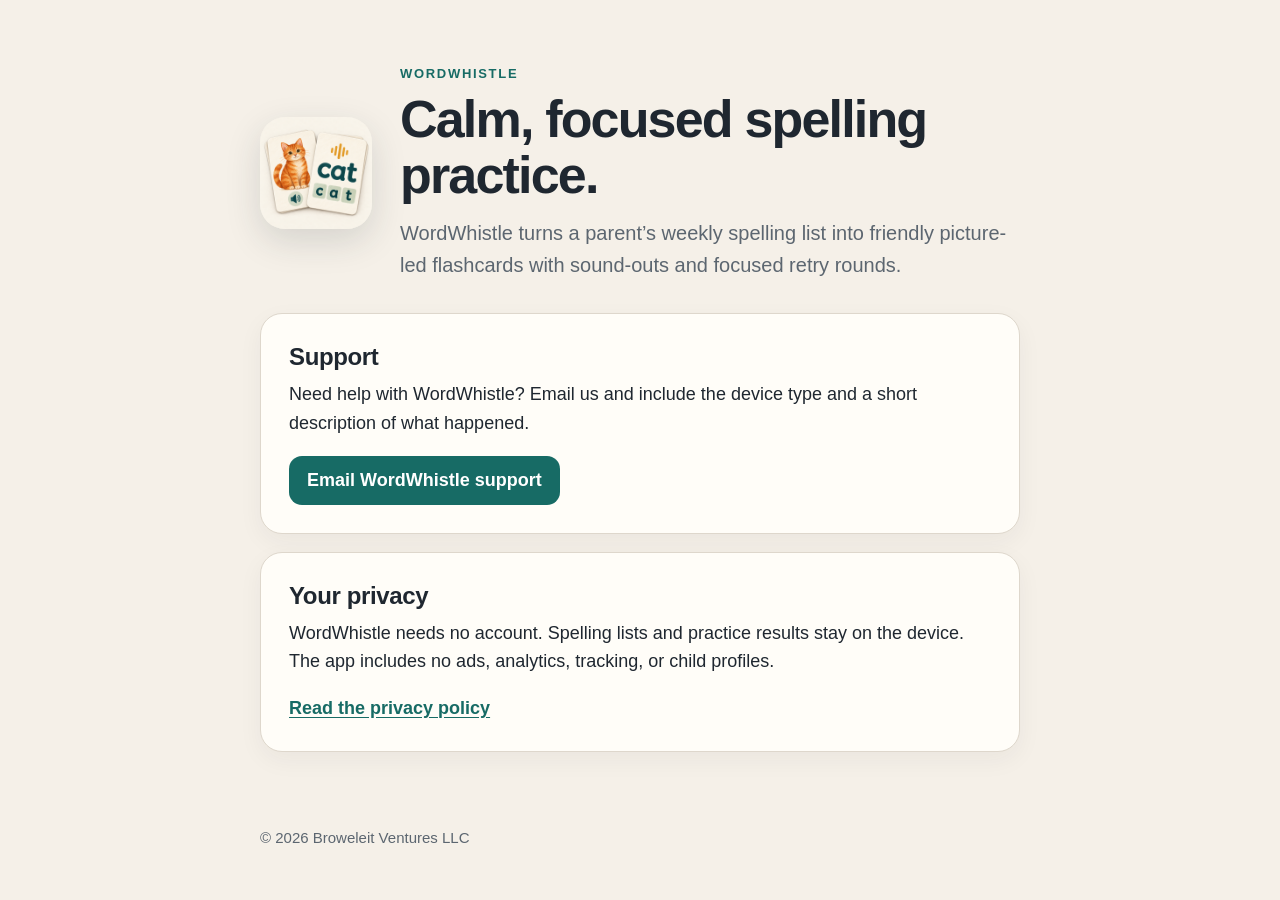
<file: index.html>
<!doctype html>
<html lang="en">
<head>
  <meta charset="utf-8">
  <meta name="viewport" content="width=device-width, initial-scale=1">
  <meta name="theme-color" content="#F5F0E8">
  <title>WordWhistle Support</title>
  <link rel="stylesheet" href="styles.css">
</head>
<body>
  <main>
    <header class="hero">
      <img class="icon" src="wordwhistle-icon.png" alt="WordWhistle app icon">
      <div>
        <p class="eyebrow">WORDWHISTLE</p>
        <h1>Calm, focused spelling practice.</h1>
        <p class="lede">WordWhistle turns a parent’s weekly spelling list into friendly picture-led flashcards with sound-outs and focused retry rounds.</p>
      </div>
    </header>

    <section class="card" aria-labelledby="support-heading">
      <h2 id="support-heading">Support</h2>
      <p>Need help with WordWhistle? Email us and include the device type and a short description of what happened.</p>
      <a class="button" href="mailto:deifissalc@gmail.com">Email WordWhistle support</a>
    </section>

    <section class="card" aria-labelledby="privacy-heading">
      <h2 id="privacy-heading">Your privacy</h2>
      <p>WordWhistle needs no account. Spelling lists and practice results stay on the device. The app includes no ads, analytics, tracking, or child profiles.</p>
      <a class="text-link" href="privacy.html">Read the privacy policy</a>
    </section>
  </main>
  <footer>© 2026 Broweleit Ventures LLC</footer>
</body>
</html>
</file>
<file: styles.css>
:root {
  color-scheme: light;
  --ink: #1f2730;
  --muted: #5c6670;
  --paper: #fffdf8;
  --canvas: #f5f0e8;
  --accent: #176b65;
  --line: #ded7cc;
}

* { box-sizing: border-box; }

body {
  margin: 0;
  background: var(--canvas);
  color: var(--ink);
  font-family: -apple-system, BlinkMacSystemFont, "SF Pro Text", "Segoe UI", sans-serif;
  font-size: 18px;
  line-height: 1.6;
}

main, footer { width: min(760px, calc(100% - 40px)); margin-inline: auto; }
main { padding: 64px 0 32px; }
footer { padding: 24px 0 48px; color: var(--muted); font-size: 15px; }

.hero { display: grid; grid-template-columns: 112px 1fr; gap: 28px; align-items: center; margin-bottom: 32px; }
.icon { width: 112px; height: 112px; border-radius: 25px; box-shadow: 0 12px 35px rgb(36 45 52 / 15%); }
.eyebrow { margin: 0 0 6px; color: var(--accent); font-size: 13px; font-weight: 750; letter-spacing: .13em; }
h1 { margin: 0; font-size: clamp(34px, 7vw, 52px); line-height: 1.08; letter-spacing: -.035em; }
h2 { margin: 0 0 8px; font-size: 24px; line-height: 1.25; letter-spacing: -.015em; }
p { margin: 0 0 18px; }
.lede { margin: 14px 0 0; color: var(--muted); font-size: 20px; }
.card, .policy { background: var(--paper); border: 1px solid var(--line); border-radius: 22px; padding: 28px; margin: 18px 0; box-shadow: 0 8px 25px rgb(36 45 52 / 5%); }
.button { display: inline-flex; min-height: 48px; align-items: center; padding: 10px 18px; border-radius: 13px; background: var(--accent); color: white; font-weight: 650; text-decoration: none; }
.button:focus-visible, .text-link:focus-visible, article a:focus-visible { outline: 3px solid #ffbf47; outline-offset: 3px; }
.text-link, article a { color: var(--accent); font-weight: 650; text-underline-offset: 3px; }
nav { margin-bottom: 20px; }
.effective { color: var(--muted); margin-top: 8px; }
.policy h2 { margin-top: 30px; }

@media (max-width: 580px) {
  main { padding-top: 36px; }
  .hero { grid-template-columns: 80px 1fr; gap: 18px; align-items: start; }
  .icon { width: 80px; height: 80px; border-radius: 18px; }
  .lede { grid-column: 1 / -1; }
  .card, .policy { padding: 22px; border-radius: 18px; }
}

@media (prefers-reduced-motion: reduce) { * { scroll-behavior: auto !important; } }
</file>
